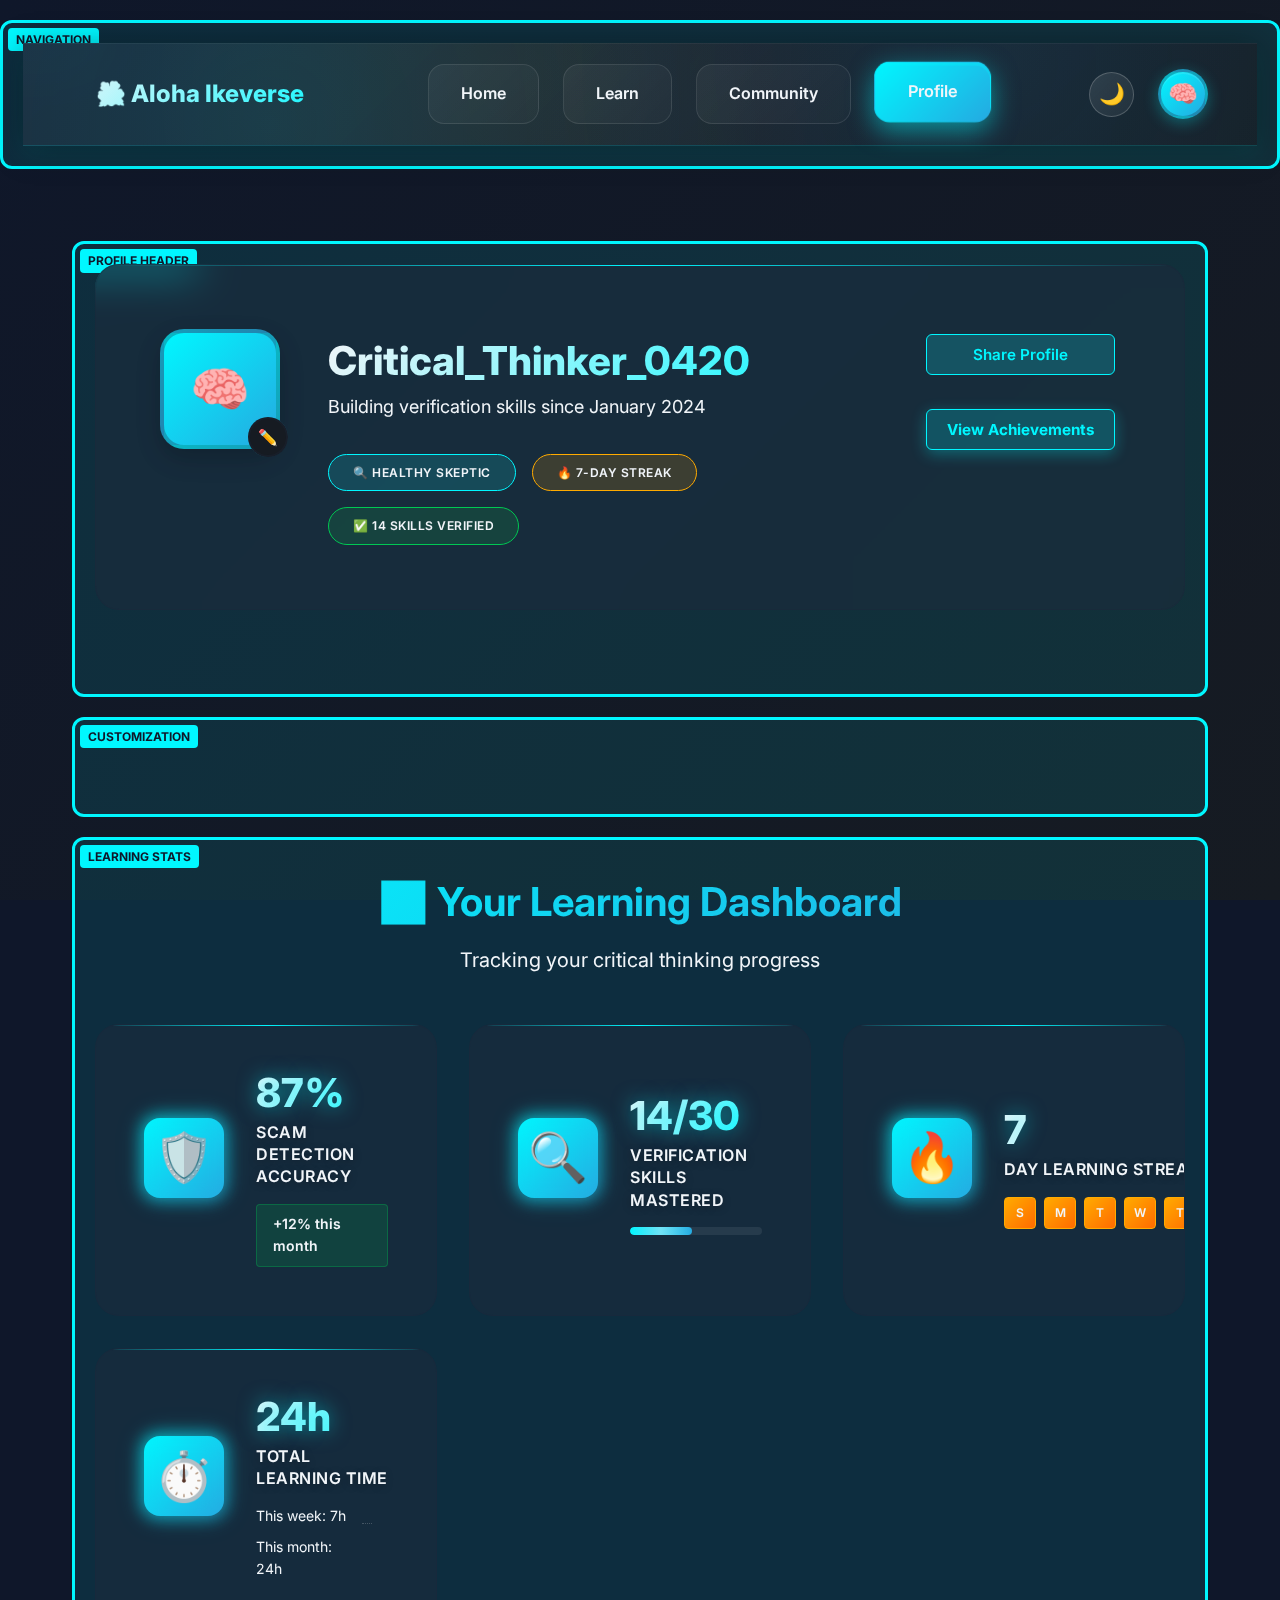
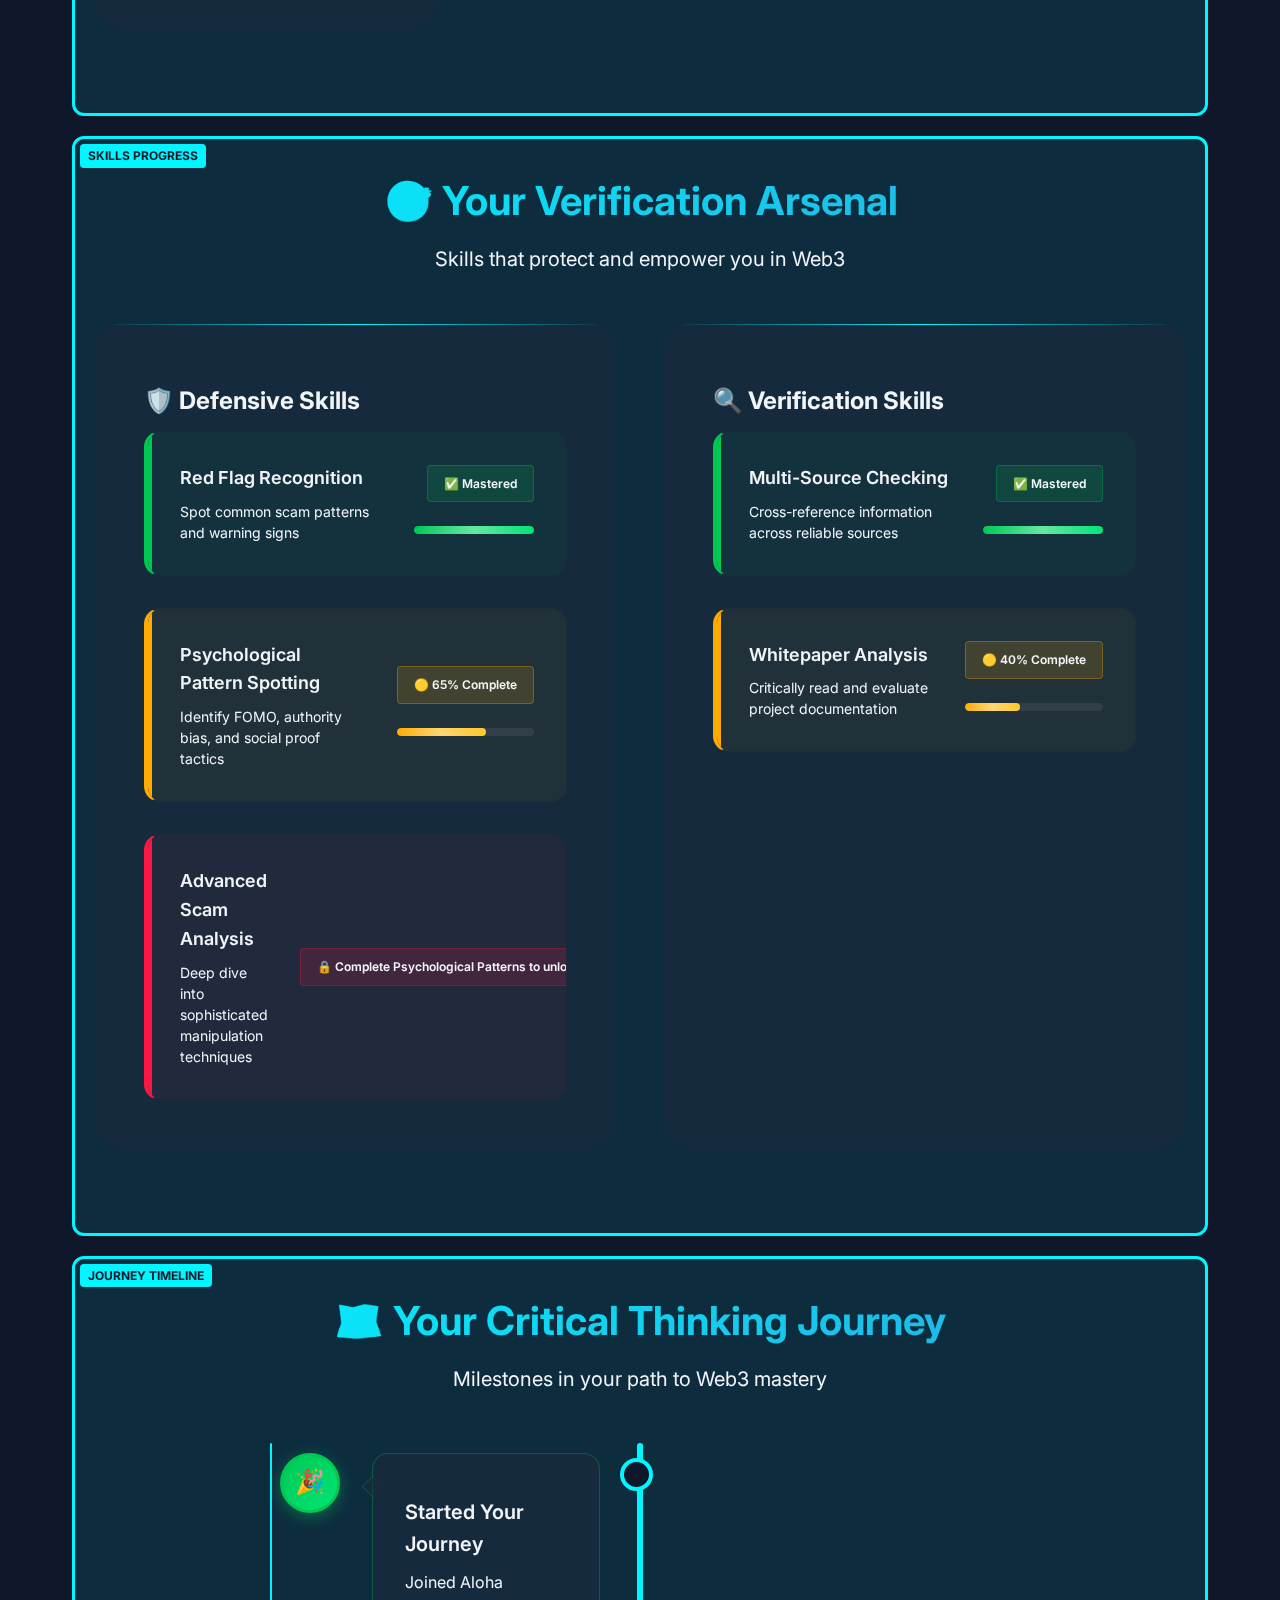
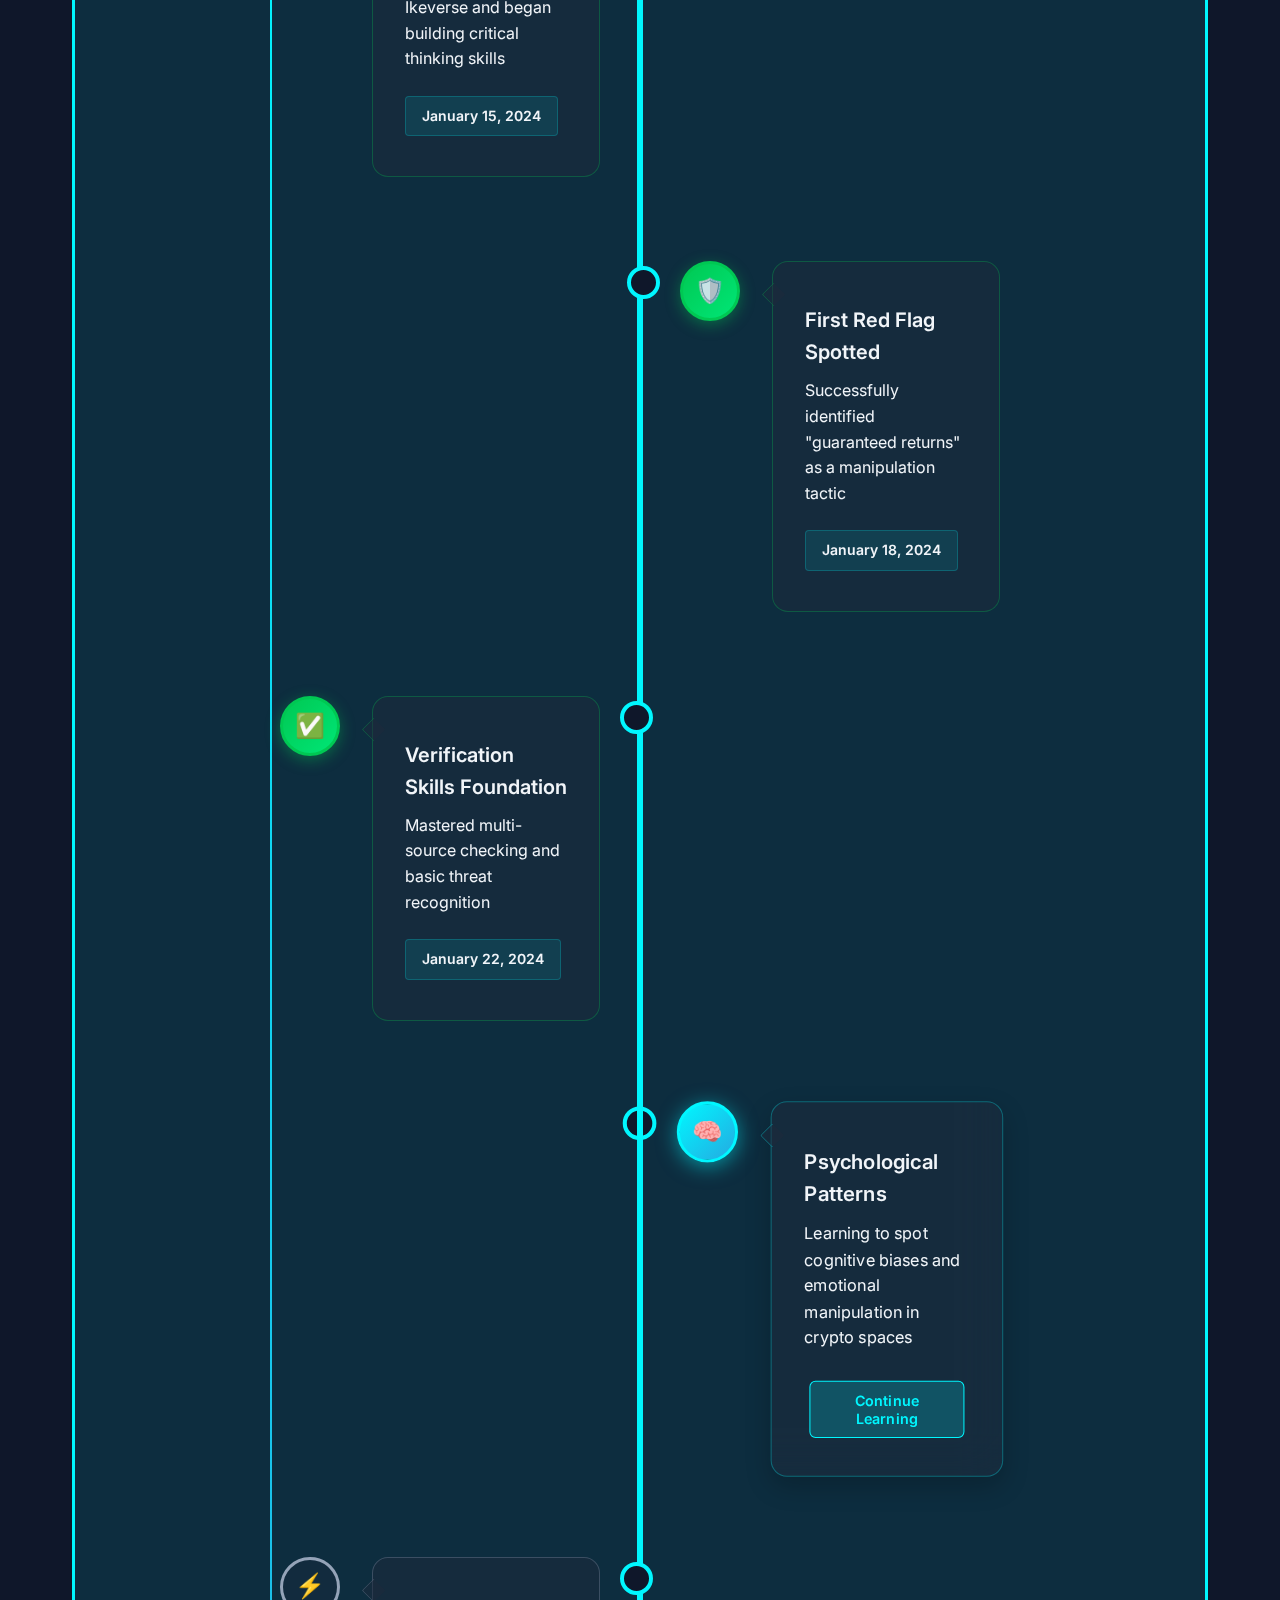
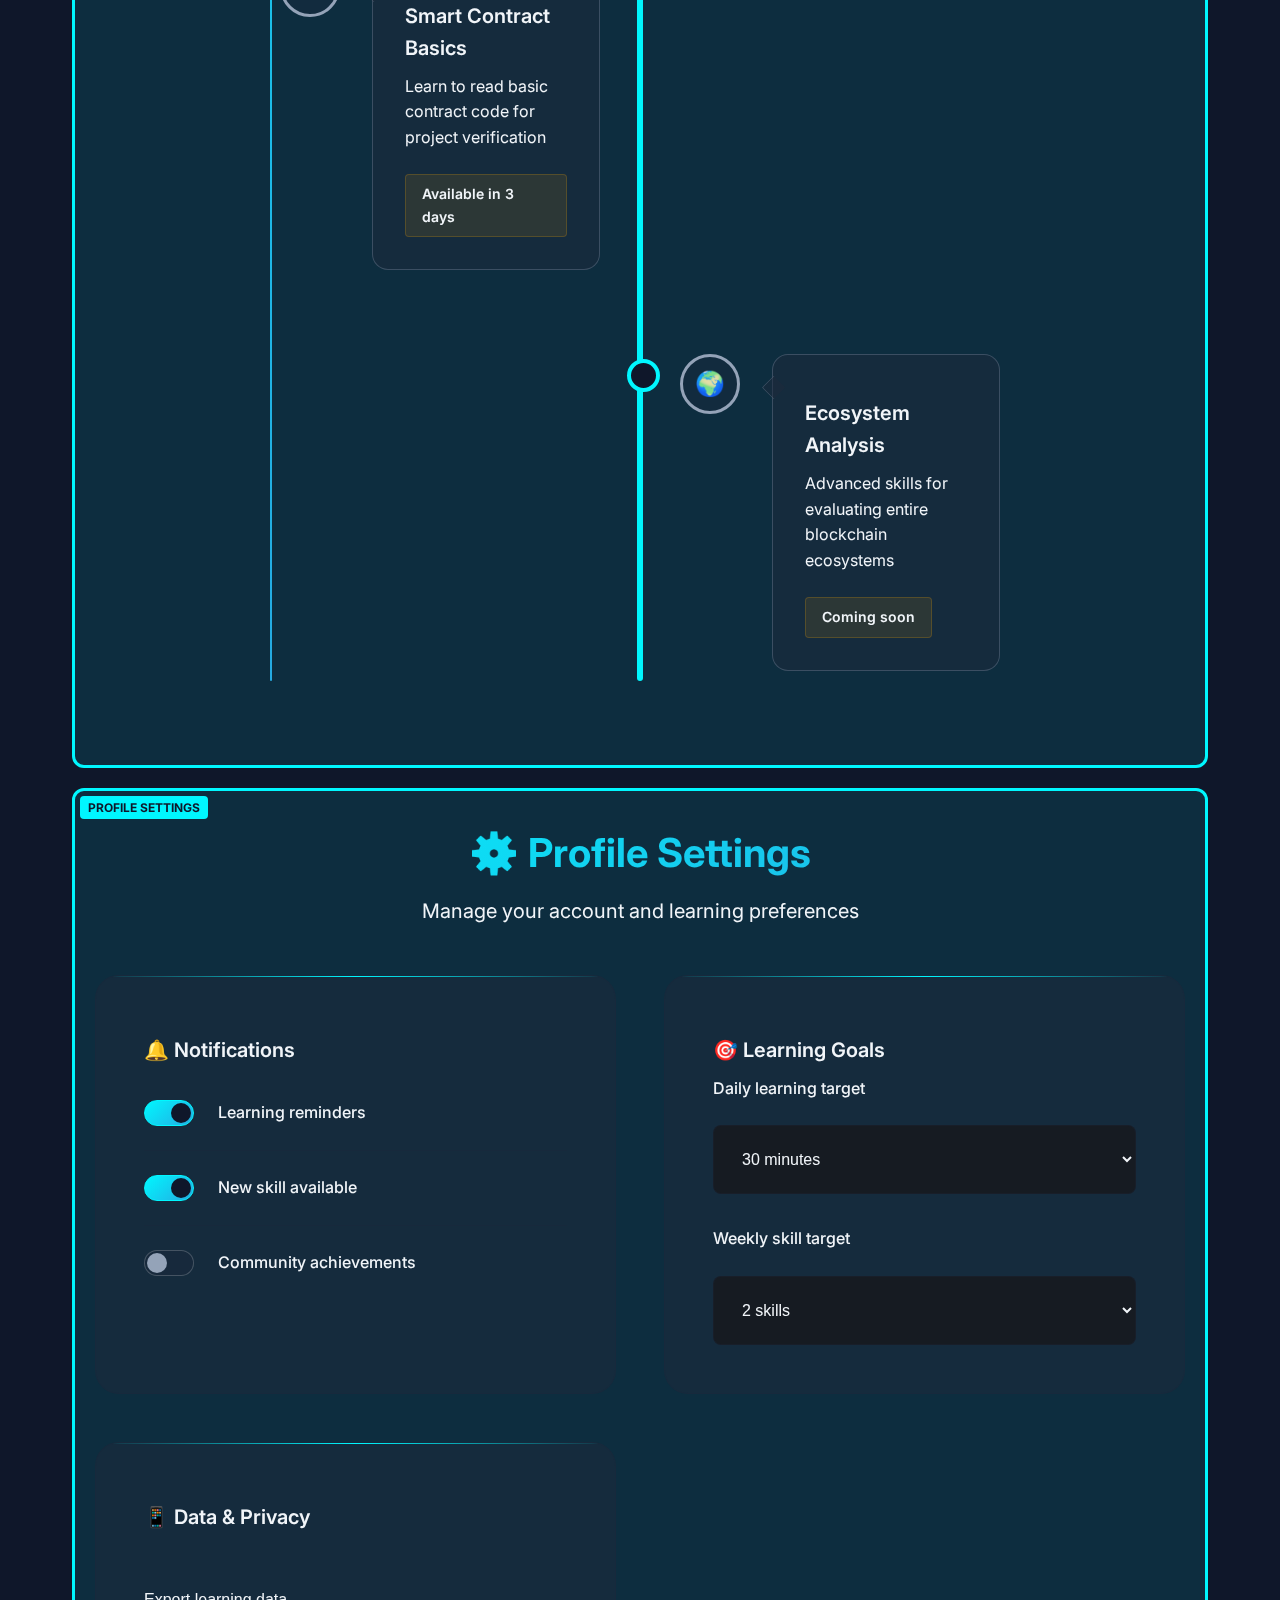
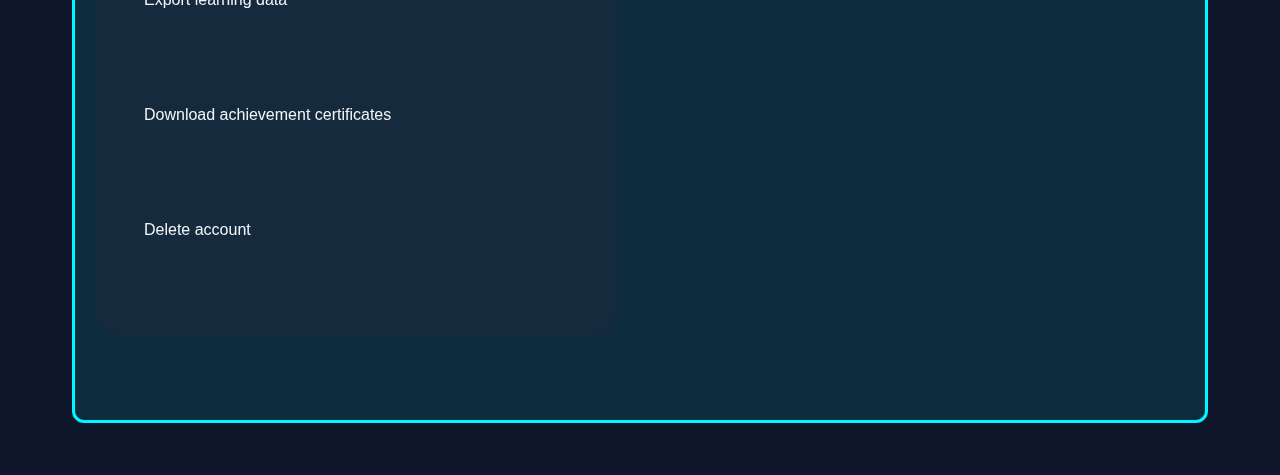
<file: pages/profile.html>
<!DOCTYPE html>
<html lang="en">
<head>
    <meta charset="UTF-8">
    <meta name="viewport" content="width=device-width, initial-scale=1.0">
    <title>Your Profile - Aloha Ikeverse</title>
    
    <!-- Base styles -->
    <link rel="stylesheet" href="../styles/main.css">
    
    <!-- Profile-specific styles -->
    <link rel="stylesheet" href="../styles/profile/profile-main.css">
    <link rel="stylesheet" href="../styles/profile/profile-navigation.css">
    <link rel="stylesheet" href="../styles/profile/profile-header.css">
    <link rel="stylesheet" href="../styles/profile/profile-customization.css">
    <link rel="stylesheet" href="../styles/profile/learning-stats.css">
    <link rel="stylesheet" href="../styles/profile/skills-progress.css">
    <link rel="stylesheet" href="../styles/profile/journey-timeline.css">
    <link rel="stylesheet" href="../styles/profile/profile-settings.css">
</head>
<body class="profile-page">
    <!-- Navigation -->
    <div id="navigation-container">
        <!-- Loaded via JavaScript -->
    </div>

    <main class="profile-container">
        <!-- Profile Header -->
        <div id="profile-header-container"></div>

        <!-- Customization Panel -->
        <div id="customization-container"></div>

        <!-- Learning Stats -->
        <div id="learning-stats-container"></div>

        <!-- Skills Progress -->
        <div id="skills-progress-container"></div>

        <!-- Journey Timeline -->
        <div id="journey-timeline-container"></div>

        <!-- Profile Settings -->
        <div id="profile-settings-container"></div>
    </main>

    <!-- JavaScript -->
    <script type="module" src="../scripts/profile/profile-page.js"></script>
    <script type="module" src="../scripts/profile/profile-customization.js"></script>
    <script type="module" src="../scripts/profile/profile-stats.js"></script>
    <script type="module" src="../scripts/profile/section-loader.js"></script>
</body>
</html>
</file>
<file: styles/main.css>
/* ========== ALOHA IKEVERSE - MAIN CSS ========== */
/* The Knowledge Universe with Aloha Spirit */

/* Import all CSS files in correct order */
@import url('base.css');
@import url('layout.css');
@import url('components/navigation.css');
@import url('components/buttons.css');
@import url('components/cards.css');
@import url('components/forms.css');
@import url('components/footer.css');
@import url('components/team.css');
@import url('components/contact.css');
@import url('theme.css');
@import url('modules.css');
@import url('blockchain-history.css');

/* Section Styles - All content sections we've created */
@import url('sections/hero.css');
@import url('sections/knowledge-path.css');
@import url('sections/learning-paths.css');
@import url('sections/verification-skills.css');
@import url('sections/introduction.css');
@import url('sections/features.css');
@import url('sections/technology.css');
@import url('sections/bitcoin.css');
@import url('sections/xrpl.css');
@import url('sections/ethereum.css');
@import url('sections/adoption.css');
@import url('sections/timeline.css');
@import url('sections/future.css');
@import url('sections/did-you-know.css');
@import url('sections/roadmap.css');

/* ========== ALOHA IKEVERSE BRAND ANIMATIONS ========== */
@keyframes aloha-pulse {
  0%, 100% { 
    transform: scale(1);
    opacity: 1;
  }
  50% { 
    transform: scale(1.05);
    opacity: 0.8;
  }
}

@keyframes ike-float {
  0%, 100% { 
    transform: translateY(0px);
  }
  50% { 
    transform: translateY(-10px);
  }
}

.aloha-brand {
  animation: aloha-pulse 4s ease-in-out infinite;
}

.ike-float {
  animation: ike-float 3s ease-in-out infinite;
}
</file>
<file: styles/profile/profile-main.css>
@import url('https://fonts.googleapis.com/css2?family=Inter:wght@300;400;600;700;800&display=swap');

/* ========== TEMPORARY CSS VARIABLES ========== */
:root {
  /* Aloha Ikeverse Color System */
  --ike-bg: #0f172a;
  --ike-surface: #161b22;
  --ike-text: #f1f5f9;
  --ike-muted: #94a3b8;
  --ike-accent: #00f7ff;
  --ike-success: #00c853;
  --ike-warning: #ffab00;
  --ike-error: #ff1744;
  --ike-card-bg: rgba(30, 41, 59, 0.5);
  --ike-glass: rgba(30, 41, 59, 0.3);
  
  /* Protocol-specific colors */
  --ike-bitcoin: #f7931a;
  --ike-xrpl: #25aae1;
  --ike-ethereum: #8a92b2;
  --ike-compassion: #ff6b6b;
  
  /* Spacing */
  --space-xs: 0.5rem;
  --space-sm: 1rem;
  --space-md: 1.5rem;
  --space-lg: 2rem;
  --space-xl: 3rem;
  --space-2xl: 4rem;
  
  /* Border Radius */
  --radius-sm: 4px;
  --radius-md: 8px;
  --radius-lg: 16px;
  --radius-xl: 24px;
  
  /* Transitions */
  --transition: all 0.3s ease;
  --transition-slow: all 0.5s ease;
  
  /* Shadows */
  --shadow-sm: 0 2px 8px rgba(0, 0, 0, 0.3);
  --shadow-md: 0 4px 20px rgba(0, 0, 0, 0.2);
  --shadow-lg: 0 10px 25px rgba(0, 0, 0, 0.2);
  --shadow-xl: 0 20px 40px rgba(0, 0, 0, 0.3);
}

/* ========== PROFILE MAIN LAYOUT & OVERRIDES ========== */
.profile-page {
  background: var(--ike-bg);
  min-height: 100vh;
  position: relative;
}

/* ========== PROFILE MAIN LAYOUT & OVERRIDES ========== */

.profile-page {
  background: var(--ike-bg);
  min-height: 100vh;
  position: relative;
}

.profile-page::before {
  content: '';
  position: fixed;
  top: 0;
  left: 0;
  width: 100%;
  height: 100%;
  background: linear-gradient(135deg, var(--ike-bg) 0%, var(--ike-surface) 100%);
  z-index: -2;
}

.profile-container {
  max-width: 1200px;
  margin: 0 auto;
  padding: var(--space-lg);
  position: relative;
  z-index: 1;
}

/* Profile-specific container overrides */
.profile-page .container {
  max-width: 100%;
  padding: 0;
}

/* Profile-specific section spacing */
.profile-page .section-spacing {
  margin: var(--space-2xl) 0;
  padding: var(--space-xl) 0;
}

.profile-page .section-header {
  text-align: center;
  margin-bottom: var(--space-xl);
}

.profile-page .section-header h2 {
  font-size: 2.5rem;
  font-weight: 700;
  background: linear-gradient(135deg, var(--ike-accent), var(--ike-xrpl));
  -webkit-background-clip: text;
  -webkit-text-fill-color: transparent;
  margin-bottom: var(--space-md);
}

.profile-page .section-header p {
  font-size: 1.25rem;
  color: var(--ike-muted);
  max-width: 600px;
  margin: 0 auto;
  line-height: 1.6;
}

/* Profile-specific card styles */
.profile-page .card {
  background: var(--ike-card-bg);
  backdrop-filter: blur(20px);
  border: 1px solid var(--ike-glass);
  border-radius: var(--radius-xl);
  padding: var(--space-xl);
  transition: var(--transition);
  height: 100%;
  position: relative;
  overflow: hidden;
}

.profile-page .card::before {
  content: '';
  position: absolute;
  top: 0;
  left: 0;
  right: 0;
  height: 1px;
  background: linear-gradient(90deg, transparent, var(--ike-accent), transparent);
}

.profile-page .card:hover {
  transform: translateY(-4px);
  box-shadow: var(--shadow-xl);
  border-color: rgba(0, 247, 255, 0.3);
}

/* Profile-specific grid overrides */
.profile-page .cols-2 {
  grid-template-columns: repeat(auto-fit, minmax(450px, 1fr));
  gap: var(--space-xl);
}

.profile-page .cols-3 {
  grid-template-columns: repeat(auto-fit, minmax(300px, 1fr));
  gap: var(--space-lg);
}

/* Profile-specific button overrides */
.profile-page .btn {
  border-radius: var(--radius-lg);
  font-weight: 600;
  transition: var(--transition);
  border: none;
  cursor: pointer;
  display: inline-flex;
  align-items: center;
  justify-content: center;
  gap: var(--space-sm);
}

.profile-page .btn-primary {
  background: linear-gradient(135deg, var(--ike-accent), var(--ike-xrpl));
  color: var(--ike-bg);
  padding: var(--space-md) var(--space-lg);
  font-weight: 700;
}

.profile-page .btn-primary:hover {
  transform: translateY(-2px);
  box-shadow: 0 8px 25px rgba(0, 247, 255, 0.4);
}

.profile-page .btn-ghost {
  background: transparent;
  color: var(--ike-text);
  border: 1px solid var(--ike-glass);
  padding: var(--space-md) var(--space-lg);
}

.profile-page .btn-ghost:hover {
  background: var(--ike-glass);
  border-color: var(--ike-accent);
  transform: translateY(-2px);
}

.profile-page .btn-large {
  padding: var(--space-lg) var(--space-xl);
  font-size: 1.125rem;
}

.profile-page .btn-small {
  padding: var(--space-sm) var(--space-md);
  font-size: 0.875rem;
}

/* Profile-specific progress bars */
.profile-page .progress-bar {
  height: 8px;
  background: rgba(255, 255, 255, 0.08);
  border-radius: var(--radius-lg);
  overflow: hidden;
  position: relative;
}

.profile-page .progress-fill {
  height: 100%;
  background: linear-gradient(90deg, var(--ike-accent), var(--ike-xrpl));
  border-radius: var(--radius-lg);
  transition: width 0.8s cubic-bezier(0.34, 1.56, 0.64, 1);
  position: relative;
}

.profile-page .progress-fill::after {
  content: '';
  position: absolute;
  top: 0;
  left: 0;
  right: 0;
  bottom: 0;
  background: linear-gradient(90deg, transparent, rgba(255, 255, 255, 0.4), transparent);
  animation: shimmer 2s infinite;
}

@keyframes shimmer {
  0% { transform: translateX(-100%); }
  100% { transform: translateX(100%); }
}

/* Profile-specific badges */
.profile-page .badge {
  display: inline-flex;
  align-items: center;
  gap: var(--space-xs);
  padding: var(--space-xs) var(--space-md);
  border-radius: 999px;
  font-size: 0.75rem;
  font-weight: 600;
  text-transform: uppercase;
  letter-spacing: 0.5px;
  background: var(--ike-glass);
  color: var(--ike-text);
  border: 1px solid rgba(255, 255, 255, 0.1);
  backdrop-filter: blur(10px);
}

.profile-page .badge.skeptic {
  background: rgba(0, 247, 255, 0.15);
  border-color: var(--ike-accent);
  color: var(--ike-accent);
}

.profile-page .badge.streak {
  background: rgba(255, 171, 0, 0.15);
  border-color: var(--ike-warning);
  color: var(--ike-warning);
}

.profile-page .badge.verifier {
  background: rgba(0, 200, 83, 0.15);
  border-color: var(--ike-success);
  color: var(--ike-success);
}

/* Responsive design for profile */
@media (max-width: 1024px) {
  .profile-page .cols-2 {
    grid-template-columns: repeat(auto-fit, minmax(400px, 1fr));
  }
  
  .profile-page .cols-3 {
    grid-template-columns: repeat(auto-fit, minmax(280px, 1fr));
  }
  
  .profile-page .section-header h2 {
    font-size: 2rem;
  }
}

@media (max-width: 768px) {
  .profile-container {
    padding: var(--space-md);
  }
  
  .profile-page .cols-2,
  .profile-page .cols-3 {
    grid-template-columns: 1fr;
    gap: var(--space-lg);
  }
  
  .profile-page .section-header h2 {
    font-size: 1.75rem;
  }
  
  .profile-page .section-header p {
    font-size: 1.125rem;
  }
  
  .profile-page .card {
    padding: var(--space-lg);
  }
}

@media (max-width: 480px) {
  .profile-container {
    padding: var(--space-sm);
  }
  
  .profile-page .section-spacing {
    margin: var(--space-xl) 0;
    padding: var(--space-lg) 0;
  }
}

/* ========== DEBUG STYLES - ADD TO BOTTOM OF FILE ========== */
#navigation-container,
#profile-header-container,
#customization-container,
#learning-stats-container,
#skills-progress-container,
#journey-timeline-container,
#profile-settings-container {
  border: 3px solid #00f7ff !important;
  background: rgba(0, 247, 255, 0.1) !important;
  min-height: 100px;
  margin: 20px 0;
  padding: 20px;
  border-radius: 12px;
  position: relative;
}

/* Add labels to each section */
#navigation-container::before {
  content: "NAVIGATION";
  position: absolute;
  top: 5px;
  left: 5px;
  background: #00f7ff;
  color: #0f172a;
  padding: 2px 8px;
  border-radius: 4px;
  font-size: 12px;
  font-weight: bold;
}

#profile-header-container::before {
  content: "PROFILE HEADER";
  position: absolute;
  top: 5px;
  left: 5px;
  background: #00f7ff;
  color: #0f172a;
  padding: 2px 8px;
  border-radius: 4px;
  font-size: 12px;
  font-weight: bold;
}

#customization-container::before {
  content: "CUSTOMIZATION";
  position: absolute;
  top: 5px;
  left: 5px;
  background: #00f7ff;
  color: #0f172a;
  padding: 2px 8px;
  border-radius: 4px;
  font-size: 12px;
  font-weight: bold;
}

#learning-stats-container::before {
  content: "LEARNING STATS";
  position: absolute;
  top: 5px;
  left: 5px;
  background: #00f7ff;
  color: #0f172a;
  padding: 2px 8px;
  border-radius: 4px;
  font-size: 12px;
  font-weight: bold;
}

#skills-progress-container::before {
  content: "SKILLS PROGRESS";
  position: absolute;
  top: 5px;
  left: 5px;
  background: #00f7ff;
  color: #0f172a;
  padding: 2px 8px;
  border-radius: 4px;
  font-size: 12px;
  font-weight: bold;
}

#journey-timeline-container::before {
  content: "JOURNEY TIMELINE";
  position: absolute;
  top: 5px;
  left: 5px;
  background: #00f7ff;
  color: #0f172a;
  padding: 2px 8px;
  border-radius: 4px;
  font-size: 12px;
  font-weight: bold;
}

#profile-settings-container::before {
  content: "PROFILE SETTINGS";
  position: absolute;
  top: 5px;
  left: 5px;
  background: #00f7ff;
  color: #0f172a;
  padding: 2px 8px;
  border-radius: 4px;
  font-size: 12px;
  font-weight: bold;
}

/* Make sure text is visible */
.profile-page {
  color: #f1f5f9 !important;
  font-family: 'Inter', sans-serif !important;
}

.profile-page * {
  color: inherit !important;
  visibility: visible !important;
  opacity: 1 !important;
}

/* Basic text styles for visibility */
h1, h2, h3, h4, h5, h6 {
  color: #f1f5f9 !important;
  margin: 10px 0 !important;
}

p, span, div {
  color: #94a3b8 !important;
}

/* Make buttons visible */
.btn {
  display: inline-block !important;
  padding: 10px 20px !important;
  margin: 5px !important;
  border: 1px solid #00f7ff !important;
  background: rgba(0, 247, 255, 0.2) !important;
  color: #00f7ff !important;
  border-radius: 6px !important;
  text-decoration: none !important;
  cursor: pointer !important;
}
</file>
<file: styles/profile/profile-navigation.css>
/* ========== ENHANCED 3D PROFILE NAVIGATION ========== */

.profile-page .main-nav {
    background: linear-gradient(135deg, 
        rgba(30, 41, 59, 0.95) 0%, 
        rgba(22, 27, 34, 0.98) 100%);
    backdrop-filter: blur(30px) saturate(180%);
    border-bottom: 1px solid rgba(0, 247, 255, 0.2);
    padding: var(--space-sm) 0;
    position: sticky;
    top: 0;
    z-index: 1000;
    box-shadow: 
        0 4px 30px rgba(0, 0, 0, 0.4),
        0 1px 0 rgba(255, 255, 255, 0.05) inset,
        0 10px 20px rgba(0, 247, 255, 0.1);
    transform: translateZ(0);
}

.profile-page .nav-container {
    max-width: 1200px;
    margin: 0 auto;
    padding: 0 var(--space-lg);
    display: flex;
    justify-content: space-between;
    align-items: center;
}

/* Enhanced Brand Logo */
.profile-page .nav-brand .logo {
    font-size: 1.5rem;
    font-weight: 800;
    background: linear-gradient(135deg, var(--ike-text), var(--ike-accent));
    -webkit-background-clip: text;
    -webkit-text-fill-color: transparent;
    text-decoration: none;
    display: flex;
    align-items: center;
    gap: var(--space-sm);
    padding: var(--space-sm) var(--space-md);
    border-radius: var(--radius-lg);
    transition: all 0.4s cubic-bezier(0.25, 0.46, 0.45, 0.94);
    position: relative;
    overflow: hidden;
}

.profile-page .nav-brand .logo::before {
    content: '';
    position: absolute;
    top: 0;
    left: -100%;
    width: 100%;
    height: 100%;
    background: linear-gradient(90deg, transparent, rgba(0, 247, 255, 0.2), transparent);
    transition: left 0.6s ease;
}

.profile-page .nav-brand .logo:hover::before {
    left: 100%;
}

.profile-page .nav-brand .logo:hover {
    transform: translateY(-2px) scale(1.05);
    box-shadow: 
        0 8px 25px rgba(0, 247, 255, 0.3),
        0 2px 0 rgba(0, 247, 255, 0.2) inset;
}

/* 3D Navigation Links */
.profile-page .nav-links {
    display: flex;
    gap: var(--space-md);
    align-items: center;
    perspective: 1000px;
}

.profile-page .nav-links a {
    color: var(--ike-muted);
    text-decoration: none;
    font-weight: 600;
    transition: all 0.4s cubic-bezier(0.25, 0.46, 0.45, 0.94);
    padding: var(--space-sm) var(--space-lg);
    border-radius: var(--radius-lg);
    position: relative;
    background: linear-gradient(135deg, 
        rgba(255, 255, 255, 0.05) 0%, 
        rgba(255, 255, 255, 0.02) 100%);
    border: 1px solid rgba(255, 255, 255, 0.1);
    transform-style: preserve-3d;
    transform: translateZ(0);
}

.profile-page .nav-links a::before {
    content: '';
    position: absolute;
    top: 0;
    left: 0;
    right: 0;
    bottom: 0;
    background: linear-gradient(135deg, var(--ike-accent), var(--ike-xrpl));
    border-radius: var(--radius-lg);
    opacity: 0;
    transform: scale(0.8);
    transition: all 0.4s cubic-bezier(0.25, 0.46, 0.45, 0.94);
    z-index: -1;
}

.profile-page .nav-links a:hover {
    color: var(--ike-bg);
    transform: translateY(-3px) rotateX(10deg) scale(1.05);
    box-shadow: 
        0 10px 30px rgba(0, 247, 255, 0.4),
        0 5px 15px rgba(0, 0, 0, 0.3);
    border-color: transparent;
}

.profile-page .nav-links a:hover::before {
    opacity: 1;
    transform: scale(1);
}

.profile-page .nav-links a.nav-active {
    color: var(--ike-bg);
    background: linear-gradient(135deg, var(--ike-accent), var(--ike-xrpl));
    border-color: transparent;
    transform: translateY(-2px) scale(1.02);
    box-shadow: 
        0 8px 25px rgba(0, 247, 255, 0.5),
        0 3px 0 rgba(0, 247, 255, 0.3) inset;
    animation: pulse-glow 2s infinite;
}

@keyframes pulse-glow {
    0%, 100% { 
        box-shadow: 
            0 8px 25px rgba(0, 247, 255, 0.5),
            0 3px 0 rgba(0, 247, 255, 0.3) inset;
    }
    50% { 
        box-shadow: 
            0 8px 35px rgba(0, 247, 255, 0.8),
            0 3px 0 rgba(0, 247, 255, 0.5) inset;
    }
}

/* Enhanced Nav Actions */
.profile-page .nav-actions {
    display: flex;
    gap: var(--space-md);
    align-items: center;
}

/* Profile Image Button */
.profile-page .profile-nav-btn {
    width: 50px;
    height: 50px;
    border-radius: 50%;
    background: linear-gradient(135deg, var(--ike-accent), var(--ike-xrpl));
    border: 3px solid var(--ike-glass);
    cursor: pointer;
    transition: all 0.4s cubic-bezier(0.25, 0.46, 0.45, 0.94);
    display: flex;
    align-items: center;
    justify-content: center;
    font-size: 1.5rem;
    position: relative;
    overflow: hidden;
    box-shadow: 
        0 4px 15px rgba(0, 247, 255, 0.3),
        0 2px 0 rgba(255, 255, 255, 0.1) inset;
    transform-style: preserve-3d;
}

.profile-page .profile-nav-btn::before {
    content: '';
    position: absolute;
    top: -2px;
    left: -2px;
    right: -2px;
    bottom: -2px;
    background: linear-gradient(135deg, var(--ike-accent), var(--ike-xrpl), var(--ike-accent));
    border-radius: 50%;
    z-index: -1;
    opacity: 0;
    transition: opacity 0.4s ease;
}

.profile-page .profile-nav-btn:hover {
    transform: translateY(-3px) scale(1.1) rotate(5deg);
    box-shadow: 
        0 8px 30px rgba(0, 247, 255, 0.6),
        0 3px 0 rgba(255, 255, 255, 0.2) inset,
        0 0 20px rgba(0, 247, 255, 0.4);
    border-color: rgba(255, 255, 255, 0.3);
}

.profile-page .profile-nav-btn:hover::before {
    opacity: 1;
    animation: rotate-gradient 3s linear infinite;
}

@keyframes rotate-gradient {
    0% { transform: rotate(0deg); }
    100% { transform: rotate(360deg); }
}

.profile-page .profile-nav-btn.active {
    transform: scale(1.1);
    box-shadow: 
        0 0 0 3px rgba(0, 247, 255, 0.5),
        0 0 20px rgba(0, 247, 255, 0.8),
        inset 0 2px 0 rgba(255, 255, 255, 0.3);
    animation: profile-pulse 2s infinite;
}

@keyframes profile-pulse {
    0%, 100% { 
        box-shadow: 
            0 0 0 3px rgba(0, 247, 255, 0.5),
            0 0 20px rgba(0, 247, 255, 0.8),
            inset 0 2px 0 rgba(255, 255, 255, 0.3);
    }
    50% { 
        box-shadow: 
            0 0 0 4px rgba(0, 247, 255, 0.8),
            0 0 30px rgba(0, 247, 255, 1),
            inset 0 2px 0 rgba(255, 255, 255, 0.5);
    }
}

/* Enhanced Theme Toggle */
.profile-page .theme-toggle {
    background: linear-gradient(135deg, 
        rgba(255, 255, 255, 0.1) 0%, 
        rgba(255, 255, 255, 0.05) 100%);
    border: 1px solid rgba(255, 255, 255, 0.2);
    color: var(--ike-text);
    width: 45px;
    height: 45px;
    border-radius: 50%;
    display: flex;
    align-items: center;
    justify-content: center;
    cursor: pointer;
    transition: all 0.4s cubic-bezier(0.25, 0.46, 0.45, 0.94);
    font-size: 1.3rem;
    position: relative;
    overflow: hidden;
    transform-style: preserve-3d;
}

.profile-page .theme-toggle::before {
    content: '';
    position: absolute;
    top: 0;
    left: 0;
    right: 0;
    bottom: 0;
    background: linear-gradient(135deg, var(--ike-accent), var(--ike-xrpl));
    border-radius: 50%;
    opacity: 0;
    transform: scale(0.8);
    transition: all 0.4s ease;
}

.profile-page .theme-toggle:hover {
    transform: translateY(-3px) scale(1.1) rotate(12deg);
    color: var(--ike-bg);
    border-color: transparent;
    box-shadow: 
        0 8px 25px rgba(0, 247, 255, 0.4),
        0 3px 0 rgba(255, 255, 255, 0.1) inset;
}

.profile-page .theme-toggle:hover::before {
    opacity: 1;
    transform: scale(1);
}

/* Mobile Navigation Enhancements */
@media (max-width: 768px) {
    .profile-page .menu-toggle {
        display: block;
        background: linear-gradient(135deg, 
            rgba(255, 255, 255, 0.1) 0%, 
            rgba(255, 255, 255, 0.05) 100%);
        border: 1px solid rgba(255, 255, 255, 0.2);
        width: 45px;
        height: 45px;
        border-radius: var(--radius-lg);
        transition: all 0.3s ease;
    }

    .profile-page .menu-toggle:hover {
        background: linear-gradient(135deg, var(--ike-accent), var(--ike-xrpl));
        color: var(--ike-bg);
        transform: scale(1.1);
    }

    .profile-page .nav-links {
        position: fixed;
        top: 80px;
        left: 5%;
        right: 5%;
        background: linear-gradient(135deg, 
            rgba(30, 41, 59, 0.98) 0%, 
            rgba(22, 27, 34, 0.95) 100%);
        backdrop-filter: blur(40px);
        border: 1px solid rgba(0, 247, 255, 0.3);
        border-radius: var(--radius-xl);
        flex-direction: column;
        padding: var(--space-xl);
        gap: var(--space-md);
        transform: translateY(-20px) scale(0.95);
        opacity: 0;
        visibility: hidden;
        transition: all 0.4s cubic-bezier(0.25, 0.46, 0.45, 0.94);
        box-shadow: 
            0 20px 60px rgba(0, 0, 0, 0.5),
            0 0 0 1px rgba(0, 247, 255, 0.1) inset;
    }

    .profile-page .nav-links.active {
        transform: translateY(0) scale(1);
        opacity: 1;
        visibility: visible;
    }

    .profile-page .nav-links a {
        width: 100%;
        text-align: center;
        padding: var(--space-lg);
        font-size: 1.1rem;
    }
}

/* Floating Particles Effect */
.profile-page .main-nav::after {
    content: '';
    position: absolute;
    top: 0;
    left: 0;
    right: 0;
    bottom: 0;
    background: 
        radial-gradient(circle at 20% 80%, rgba(0, 247, 255, 0.1) 0%, transparent 50%),
        radial-gradient(circle at 80% 20%, rgba(37, 170, 225, 0.1) 0%, transparent 50%),
        radial-gradient(circle at 40% 40%, rgba(255, 171, 0, 0.05) 0%, transparent 50%);
    pointer-events: none;
    z-index: -1;
    animation: float-particles 8s ease-in-out infinite;
}

@keyframes float-particles {
    0%, 100% { 
        opacity: 0.5;
        transform: translateY(0px);
    }
    50% { 
        opacity: 0.8;
        transform: translateY(-10px);
    }
}
</file>
<file: styles/profile/profile-header.css>
/* ========== PROFILE HEADER STYLES ========== */

.profile-header-section {
  margin-bottom: var(--space-2xl);
}

.profile-header {
  background: var(--ike-card-bg);
  backdrop-filter: blur(20px);
  border: 1px solid var(--ike-glass);
  border-radius: var(--radius-xl);
  padding: var(--space-2xl);
  display: flex;
  justify-content: space-between;
  align-items: flex-start;
  gap: var(--space-xl);
  position: relative;
  overflow: hidden;
}

.profile-header::before {
  content: '';
  position: absolute;
  top: 0;
  left: 0;
  right: 0;
  height: 1px;
  background: linear-gradient(90deg, transparent, var(--ike-accent), transparent);
}

.profile-identity {
  display: flex;
  align-items: flex-start;
  gap: var(--space-xl);
  flex: 1;
}

.avatar-container {
  position: relative;
  flex-shrink: 0;
}

.avatar {
  width: 120px;
  height: 120px;
  border-radius: var(--radius-xl);
  background: linear-gradient(135deg, var(--ike-accent), var(--ike-xrpl));
  display: flex;
  align-items: center;
  justify-content: center;
  font-size: 3rem;
  border: 4px solid var(--ike-glass);
  box-shadow: var(--shadow-lg);
  transition: var(--transition);
}

.avatar:hover {
  transform: scale(1.05);
  box-shadow: var(--shadow-xl);
}

.avatar-edit-btn {
  position: absolute;
  bottom: -8px;
  right: -8px;
  width: 40px;
  height: 40px;
  border-radius: 50%;
  background: var(--ike-surface);
  border: 2px solid var(--ike-glass);
  color: var(--ike-text);
  cursor: pointer;
  display: flex;
  align-items: center;
  justify-content: center;
  font-size: 1rem;
  transition: var(--transition);
  backdrop-filter: blur(10px);
}

.avatar-edit-btn:hover {
  background: var(--ike-accent);
  color: var(--ike-bg);
  transform: scale(1.1);
}

.profile-info {
  flex: 1;
}

.username {
  font-size: 2.5rem;
  font-weight: 800;
  background: linear-gradient(135deg, var(--ike-text), var(--ike-accent));
  -webkit-background-clip: text;
  -webkit-text-fill-color: transparent;
  margin-bottom: var(--space-xs);
  line-height: 1.1;
}

.member-since {
  color: var(--ike-muted);
  font-size: 1.125rem;
  margin-bottom: var(--space-lg);
}

.profile-badges {
  display: flex;
  flex-wrap: wrap;
  gap: var(--space-sm);
  margin-top: var(--space-md);
}

.profile-actions {
  display: flex;
  flex-direction: column;
  gap: var(--space-md);
  flex-shrink: 0;
}

/* Responsive profile header */
@media (max-width: 1024px) {
  .profile-header {
    flex-direction: column;
    align-items: stretch;
    gap: var(--space-lg);
  }
  
  .profile-actions {
    flex-direction: row;
    justify-content: flex-end;
  }
}

@media (max-width: 768px) {
  .profile-header {
    padding: var(--space-xl);
  }
  
  .profile-identity {
    flex-direction: column;
    align-items: center;
    text-align: center;
    gap: var(--space-lg);
  }
  
  .avatar {
    width: 100px;
    height: 100px;
    font-size: 2.5rem;
  }
  
  .username {
    font-size: 2rem;
  }
  
  .profile-actions {
    flex-direction: column;
  }
  
  .profile-badges {
    justify-content: center;
  }
}

@media (max-width: 480px) {
  .profile-header {
    padding: var(--space-lg);
  }
  
  .avatar {
    width: 80px;
    height: 80px;
    font-size: 2rem;
  }
  
  .username {
    font-size: 1.75rem;
  }
  
  .member-since {
    font-size: 1rem;
  }
}
</file>
<file: styles/profile/profile-customization.css>
/* ========== PROFILE CUSTOMIZATION STYLES ========== */

.customization-section {
  background: var(--ike-card-bg);
  backdrop-filter: blur(20px);
  border: 1px solid var(--ike-glass);
  border-radius: var(--radius-xl);
  padding: var(--space-2xl);
  margin-bottom: var(--space-2xl);
  position: relative;
  overflow: hidden;
}

.customization-section::before {
  content: '';
  position: absolute;
  top: 0;
  left: 0;
  right: 0;
  height: 1px;
  background: linear-gradient(90deg, transparent, var(--ike-accent), transparent);
}

.customization-header {
  text-align: center;
  margin-bottom: var(--space-2xl);
}

.customization-header h2 {
  font-size: 2.25rem;
  font-weight: 700;
  background: linear-gradient(135deg, var(--ike-accent), var(--ike-xrpl));
  -webkit-background-clip: text;
  -webkit-text-fill-color: transparent;
  margin-bottom: var(--space-md);
}

.customization-header p {
  color: var(--ike-muted);
  font-size: 1.125rem;
  max-width: 500px;
  margin: 0 auto;
}

.customization-grid {
  display: grid;
  grid-template-columns: repeat(auto-fit, minmax(350px, 1fr));
  gap: var(--space-xl);
  margin-bottom: var(--space-2xl);
}

.customization-card {
  background: rgba(30, 41, 59, 0.5);
  border: 1px solid var(--ike-glass);
  border-radius: var(--radius-lg);
  padding: var(--space-xl);
  transition: var(--transition);
}

.customization-card:hover {
  border-color: var(--ike-accent);
  transform: translateY(-2px);
}

.customization-card h3 {
  font-size: 1.25rem;
  font-weight: 600;
  margin-bottom: var(--space-lg);
  color: var(--ike-text);
  display: flex;
  align-items: center;
  gap: var(--space-sm);
}

/* Avatar Options */
.avatar-options {
  display: grid;
  grid-template-columns: repeat(auto-fit, minmax(80px, 1fr));
  gap: var(--space-md);
}

.avatar-option {
  display: flex;
  flex-direction: column;
  align-items: center;
  gap: var(--space-sm);
  padding: var(--space-md);
  border: 2px solid transparent;
  border-radius: var(--radius-lg);
  background: var(--ike-glass);
  cursor: pointer;
  transition: var(--transition);
  text-align: center;
}

.avatar-option:hover {
  border-color: var(--ike-accent);
  transform: scale(1.05);
}

.avatar-option.selected {
  border-color: var(--ike-accent);
  background: rgba(0, 247, 255, 0.1);
  transform: scale(1.05);
}

.avatar-preview {
  width: 50px;
  height: 50px;
  border-radius: var(--radius-md);
  background: linear-gradient(135deg, var(--ike-accent), var(--ike-xrpl));
  display: flex;
  align-items: center;
  justify-content: center;
  font-size: 1.5rem;
}

.avatar-option span {
  font-size: 0.875rem;
  color: var(--ike-text);
  font-weight: 500;
}

/* Color Options */
.color-options {
  display: grid;
  grid-template-columns: repeat(auto-fit, minmax(120px, 1fr));
  gap: var(--space-md);
}

.color-option {
  display: flex;
  flex-direction: column;
  align-items: center;
  gap: var(--space-sm);
  padding: var(--space-md);
  border: 2px solid transparent;
  border-radius: var(--radius-lg);
  background: var(--ike-glass);
  cursor: pointer;
  transition: var(--transition);
  text-align: center;
}

.color-option:hover {
  border-color: var(--ike-accent);
  transform: scale(1.05);
}

.color-option.selected {
  border-color: var(--ike-accent);
  background: rgba(0, 247, 255, 0.1);
  transform: scale(1.05);
}

.color-preview {
  width: 60px;
  height: 60px;
  border-radius: var(--radius-md);
  border: 2px solid rgba(255, 255, 255, 0.2);
}

.color-option span {
  font-size: 0.875rem;
  color: var(--ike-text);
  font-weight: 500;
}

/* Username Customization */
.username-customization {
  display: flex;
  flex-direction: column;
  gap: var(--space-md);
}

.username-field {
  background: var(--ike-surface);
  border: 1px solid var(--ike-glass);
  border-radius: var(--radius-md);
  padding: var(--space-md);
  color: var(--ike-text);
  font-size: 1rem;
  transition: var(--transition);
}

.username-field:focus {
  outline: none;
  border-color: var(--ike-accent);
  box-shadow: 0 0 0 2px rgba(0, 247, 255, 0.2);
}

.helper-text {
  color: var(--ike-muted);
  font-size: 0.875rem;
  margin: 0;
}

.username-suggestions {
  display: flex;
  flex-wrap: wrap;
  gap: var(--space-sm);
}

.suggestion-tag {
  background: var(--ike-glass);
  border: 1px solid var(--ike-glass);
  border-radius: var(--radius-sm);
  padding: var(--space-xs) var(--space-sm);
  font-size: 0.875rem;
  color: var(--ike-muted);
  cursor: pointer;
  transition: var(--transition);
}

.suggestion-tag:hover {
  background: var(--ike-accent);
  color: var(--ike-bg);
  transform: translateY(-1px);
}

/* Bio Section */
.bio-field {
  background: var(--ike-surface);
  border: 1px solid var(--ike-glass);
  border-radius: var(--radius-md);
  padding: var(--space-md);
  color: var(--ike-text);
  font-size: 1rem;
  resize: vertical;
  min-height: 100px;
  transition: var(--transition);
  font-family: inherit;
}

.bio-field:focus {
  outline: none;
  border-color: var(--ike-accent);
  box-shadow: 0 0 0 2px rgba(0, 247, 255, 0.2);
}

.bio-counter {
  text-align: right;
  color: var(--ike-muted);
  font-size: 0.875rem;
  margin-top: var(--space-xs);
}

/* Customization Actions */
.customization-actions {
  display: flex;
  justify-content: flex-end;
  gap: var(--space-md);
  padding-top: var(--space-xl);
  border-top: 1px solid var(--ike-glass);
}

/* Responsive customization */
@media (max-width: 768px) {
  .customization-section {
    padding: var(--space-xl);
  }
  
  .customization-grid {
    grid-template-columns: 1fr;
    gap: var(--space-lg);
  }
  
  .avatar-options {
    grid-template-columns: repeat(auto-fit, minmax(70px, 1fr));
  }
  
  .color-options {
    grid-template-columns: repeat(auto-fit, minmax(100px, 1fr));
  }
  
  .customization-actions {
    flex-direction: column;
  }
}

@media (max-width: 480px) {
  .customization-section {
    padding: var(--space-lg);
  }
  
  .customization-header h2 {
    font-size: 1.75rem;
  }
  
  .avatar-options {
    grid-template-columns: repeat(3, 1fr);
  }
  
  .color-options {
    grid-template-columns: repeat(2, 1fr);
  }
}
</file>
<file: styles/profile/learning-stats.css>
/* ========== LEARNING STATS STYLES ========== */

.learning-stats-section {
  margin-bottom: var(--space-2xl);
}

.stats-grid {
  display: grid;
  grid-template-columns: repeat(auto-fit, minmax(280px, 1fr));
  gap: var(--space-lg);
}

.stat-card {
  background: var(--ike-card-bg);
  backdrop-filter: blur(20px);
  border: 1px solid var(--ike-glass);
  border-radius: var(--radius-xl);
  padding: var(--space-xl);
  display: flex;
  align-items: center;
  gap: var(--space-lg);
  transition: var(--transition);
  position: relative;
  overflow: hidden;
}

.stat-card::before {
  content: '';
  position: absolute;
  top: 0;
  left: 0;
  right: 0;
  height: 1px;
  background: linear-gradient(90deg, transparent, var(--ike-accent), transparent);
}

.stat-card:hover {
  transform: translateY(-4px);
  border-color: rgba(0, 247, 255, 0.3);
  box-shadow: var(--shadow-xl);
}

.stat-icon {
  font-size: 3rem;
  flex-shrink: 0;
  width: 80px;
  height: 80px;
  border-radius: var(--radius-lg);
  background: linear-gradient(135deg, var(--ike-accent), var(--ike-xrpl));
  display: flex;
  align-items: center;
  justify-content: center;
  position: relative;
}

.stat-icon::after {
  content: '';
  position: absolute;
  top: -2px;
  left: -2px;
  right: -2px;
  bottom: -2px;
  background: linear-gradient(135deg, var(--ike-accent), var(--ike-xrpl));
  border-radius: inherit;
  z-index: -1;
  opacity: 0.6;
  filter: blur(8px);
}

.stat-content {
  flex: 1;
}

.stat-value {
  font-size: 2.5rem;
  font-weight: 800;
  background: linear-gradient(135deg, var(--ike-text), var(--ike-accent));
  -webkit-background-clip: text;
  -webkit-text-fill-color: transparent;
  line-height: 1;
  margin-bottom: var(--space-xs);
}

.stat-label {
  color: var(--ike-muted);
  font-size: 1rem;
  font-weight: 600;
  margin-bottom: var(--space-sm);
  text-transform: uppercase;
  letter-spacing: 0.5px;
}

.stat-trend {
  font-size: 0.875rem;
  font-weight: 600;
  padding: var(--space-xs) var(--space-sm);
  border-radius: var(--radius-sm);
  display: inline-block;
}

.stat-trend.positive {
  background: rgba(0, 200, 83, 0.15);
  color: var(--ike-success);
  border: 1px solid rgba(0, 200, 83, 0.3);
}

.stat-trend.negative {
  background: rgba(255, 23, 68, 0.15);
  color: var(--ike-error);
  border: 1px solid rgba(255, 23, 68, 0.3);
}

.stat-progress {
  margin-top: var(--space-sm);
}

.streak-days {
  display: flex;
  gap: var(--space-xs);
  margin-top: var(--space-sm);
}

.day {
  width: 32px;
  height: 32px;
  border-radius: var(--radius-sm);
  display: flex;
  align-items: center;
  justify-content: center;
  font-size: 0.75rem;
  font-weight: 600;
  background: var(--ike-glass);
  color: var(--ike-muted);
  border: 1px solid rgba(255, 255, 255, 0.1);
  transition: var(--transition);
}

.day.active {
  background: linear-gradient(135deg, var(--ike-warning), #ff6b00);
  color: var(--ike-bg);
  border-color: var(--ike-warning);
}

.day.current {
  background: linear-gradient(135deg, var(--ike-accent), var(--ike-xrpl));
  color: var(--ike-bg);
  border-color: var(--ike-accent);
  animation: pulse 2s infinite;
}

@keyframes pulse {
  0%, 100% { transform: scale(1); }
  50% { transform: scale(1.1); }
}

.stat-breakdown {
  display: flex;
  flex-direction: column;
  gap: var(--space-xs);
  margin-top: var(--space-sm);
}

.stat-breakdown span {
  font-size: 0.875rem;
  color: var(--ike-muted);
  display: flex;
  justify-content: space-between;
}

.stat-breakdown span::after {
  content: '';
  flex: 1;
  border-bottom: 1px dotted rgba(255, 255, 255, 0.2);
  margin: 0 var(--space-sm);
  transform: translateY(-4px);
}

/* Responsive stats */
@media (max-width: 1024px) {
  .stats-grid {
    grid-template-columns: repeat(auto-fit, minmax(250px, 1fr));
  }
}

@media (max-width: 768px) {
  .stats-grid {
    grid-template-columns: 1fr;
  }
  
  .stat-card {
    padding: var(--space-lg);
  }
  
  .stat-icon {
    width: 60px;
    height: 60px;
    font-size: 2rem;
  }
  
  .stat-value {
    font-size: 2rem;
  }
}

@media (max-width: 480px) {
  .stat-card {
    flex-direction: column;
    text-align: center;
    gap: var(--space-md);
  }
  
  .streak-days {
    justify-content: center;
  }
  
  .day {
    width: 28px;
    height: 28px;
    font-size: 0.7rem;
  }
}
</file>
<file: styles/profile/skills-progress.css>
/* ========== SKILLS PROGRESS STYLES ========== */

.skills-progress-section {
  margin-bottom: var(--space-2xl);
}

.skills-container {
  display: grid;
  grid-template-columns: repeat(auto-fit, minmax(400px, 1fr));
  gap: var(--space-xl);
}

.skill-category {
  background: var(--ike-card-bg);
  backdrop-filter: blur(20px);
  border: 1px solid var(--ike-glass);
  border-radius: var(--radius-xl);
  padding: var(--space-xl);
  position: relative;
  overflow: hidden;
}

.skill-category::before {
  content: '';
  position: absolute;
  top: 0;
  left: 0;
  right: 0;
  height: 1px;
  background: linear-gradient(90deg, transparent, var(--ike-accent), transparent);
}

.category-title {
  font-size: 1.5rem;
  font-weight: 700;
  margin-bottom: var(--space-lg);
  color: var(--ike-text);
  display: flex;
  align-items: center;
  gap: var(--space-sm);
}

.skill-list {
  display: flex;
  flex-direction: column;
  gap: var(--space-lg);
}

.skill-item {
  display: flex;
  justify-content: space-between;
  align-items: center;
  gap: var(--space-lg);
  padding: var(--space-lg);
  background: rgba(30, 41, 59, 0.5);
  border: 1px solid var(--ike-glass);
  border-radius: var(--radius-lg);
  transition: var(--transition);
  position: relative;
  overflow: hidden;
}

.skill-item::before {
  content: '';
  position: absolute;
  left: 0;
  top: 0;
  bottom: 0;
  width: 4px;
  background: var(--ike-muted);
  transition: var(--transition);
}

.skill-item.mastered::before {
  background: var(--ike-success);
}

.skill-item.in-progress::before {
  background: var(--ike-warning);
}

.skill-item.locked::before {
  background: var(--ike-error);
}

.skill-item:hover {
  transform: translateX(8px);
  border-color: var(--ike-accent);
}

.skill-info {
  flex: 1;
}

.skill-name {
  display: block;
  font-size: 1.125rem;
  font-weight: 600;
  color: var(--ike-text);
  margin-bottom: var(--space-xs);
}

.skill-description {
  display: block;
  font-size: 0.875rem;
  color: var(--ike-muted);
  line-height: 1.5;
}

.skill-status {
  display: flex;
  flex-direction: column;
  align-items: flex-end;
  gap: var(--space-sm);
  flex-shrink: 0;
  min-width: 120px;
}

.status-badge {
  padding: var(--space-xs) var(--space-sm);
  border-radius: var(--radius-sm);
  font-size: 0.75rem;
  font-weight: 600;
  text-align: center;
  display: inline-block;
}

.status-badge.mastered {
  background: rgba(0, 200, 83, 0.15);
  color: var(--ike-success);
  border: 1px solid rgba(0, 200, 83, 0.3);
}

.status-badge.in-progress {
  background: rgba(255, 171, 0, 0.15);
  color: var(--ike-warning);
  border: 1px solid rgba(255, 171, 0, 0.3);
}

.status-badge.locked {
  background: rgba(255, 23, 68, 0.15);
  color: var(--ike-error);
  border: 1px solid rgba(255, 23, 68, 0.3);
}

.skill-progress {
  width: 100%;
}

/* Skill item states */
.skill-item.mastered {
  border-left: 4px solid var(--ike-success);
  background: rgba(0, 200, 83, 0.05);
}

.skill-item.in-progress {
  border-left: 4px solid var(--ike-warning);
  background: rgba(255, 171, 0, 0.05);
}

.skill-item.locked {
  border-left: 4px solid var(--ike-error);
  background: rgba(255, 23, 68, 0.05);
  opacity: 0.7;
}

.skill-item.locked .skill-name,
.skill-item.locked .skill-description {
  color: var(--ike-muted);
}

/* Progress bar variations */
.skill-item.mastered .progress-fill {
  background: linear-gradient(90deg, var(--ike-success), #00e676);
}

.skill-item.in-progress .progress-fill {
  background: linear-gradient(90deg, var(--ike-warning), #ffca28);
}

/* Responsive skills */
@media (max-width: 1024px) {
  .skills-container {
    grid-template-columns: 1fr;
  }
}

@media (max-width: 768px) {
  .skill-category {
    padding: var(--space-lg);
  }
  
  .skill-item {
    flex-direction: column;
    align-items: stretch;
    gap: var(--space-md);
  }
  
  .skill-status {
    align-items: stretch;
    min-width: auto;
  }
  
  .category-title {
    font-size: 1.25rem;
  }
}

@media (max-width: 480px) {
  .skills-container {
    grid-template-columns: 1fr;
  }
  
  .skill-category {
    padding: var(--space-md);
  }
  
  .skill-item {
    padding: var(--space-md);
  }
  
  .skill-name {
    font-size: 1rem;
  }
}
</file>
<file: styles/profile/journey-timeline.css>
/* ========== JOURNEY TIMELINE STYLES ========== */

.journey-timeline-section {
  margin-bottom: var(--space-2xl);
}

.timeline {
  position: relative;
  max-width: 800px;
  margin: 0 auto;
}

.timeline::before {
  content: '';
  position: absolute;
  left: 30px;
  top: 0;
  bottom: 0;
  width: 2px;
  background: linear-gradient(to bottom, var(--ike-accent), var(--ike-xrpl));
  border-radius: 2px;
}

.timeline-item {
  display: flex;
  align-items: flex-start;
  gap: var(--space-lg);
  margin-bottom: var(--space-2xl);
  position: relative;
  opacity: 0.7;
  transition: var(--transition);
}

.timeline-item.completed {
  opacity: 1;
}

.timeline-item.current {
  opacity: 1;
  transform: scale(1.02);
}

.timeline-item.upcoming {
  opacity: 0.5;
}

.timeline-item:hover {
  opacity: 1;
  transform: translateX(8px);
}

.timeline-marker {
  width: 60px;
  height: 60px;
  border-radius: 50%;
  display: flex;
  align-items: center;
  justify-content: center;
  font-size: 1.5rem;
  flex-shrink: 0;
  position: relative;
  z-index: 2;
  border: 3px solid;
  transition: var(--transition);
}

.timeline-item.completed .timeline-marker {
  background: linear-gradient(135deg, var(--ike-success), #00e676);
  border-color: var(--ike-success);
  color: var(--ike-bg);
  box-shadow: 0 4px 15px rgba(0, 200, 83, 0.4);
}

.timeline-item.current .timeline-marker {
  background: linear-gradient(135deg, var(--ike-accent), var(--ike-xrpl));
  border-color: var(--ike-accent);
  color: var(--ike-bg);
  box-shadow: 0 4px 20px rgba(0, 247, 255, 0.5);
  animation: pulse-glow 2s infinite;
}

.timeline-item.upcoming .timeline-marker {
  background: var(--ike-glass);
  border-color: var(--ike-muted);
  color: var(--ike-muted);
}

@keyframes pulse-glow {
  0%, 100% { 
    box-shadow: 0 4px 20px rgba(0, 247, 255, 0.5);
  }
  50% { 
    box-shadow: 0 4px 30px rgba(0, 247, 255, 0.8);
  }
}

.timeline-content {
  flex: 1;
  background: var(--ike-card-bg);
  backdrop-filter: blur(20px);
  border: 1px solid var(--ike-glass);
  border-radius: var(--radius-lg);
  padding: var(--space-lg);
  position: relative;
  transition: var(--transition);
}

.timeline-item.completed .timeline-content {
  border-color: rgba(0, 200, 83, 0.3);
}

.timeline-item.current .timeline-content {
  border-color: rgba(0, 247, 255, 0.3);
  box-shadow: var(--shadow-lg);
}

.timeline-item.upcoming .timeline-content {
  border-color: rgba(148, 163, 184, 0.3);
}

.timeline-content::before {
  content: '';
  position: absolute;
  left: -8px;
  top: 24px;
  width: 16px;
  height: 16px;
  background: inherit;
  border-left: 1px solid;
  border-bottom: 1px solid;
  transform: rotate(45deg);
  border-radius: 2px;
}

.timeline-item.completed .timeline-content::before {
  border-color: rgba(0, 200, 83, 0.3);
}

.timeline-item.current .timeline-content::before {
  border-color: rgba(0, 247, 255, 0.3);
}

.timeline-item.upcoming .timeline-content::before {
  border-color: rgba(148, 163, 184, 0.3);
}

.timeline-content h4 {
  font-size: 1.25rem;
  font-weight: 600;
  color: var(--ike-text);
  margin-bottom: var(--space-sm);
}

.timeline-content p {
  color: var(--ike-muted);
  margin-bottom: var(--space-md);
  line-height: 1.6;
}

.timeline-date {
  font-size: 0.875rem;
  color: var(--ike-accent);
  font-weight: 600;
  display: inline-block;
  padding: var(--space-xs) var(--space-sm);
  background: rgba(0, 247, 255, 0.1);
  border-radius: var(--radius-sm);
  border: 1px solid rgba(0, 247, 255, 0.2);
}

.timeline-status {
  font-size: 0.875rem;
  color: var(--ike-warning);
  font-weight: 600;
  display: inline-block;
  padding: var(--space-xs) var(--space-sm);
  background: rgba(255, 171, 0, 0.1);
  border-radius: var(--radius-sm);
  border: 1px solid rgba(255, 171, 0, 0.2);
}

.timeline-actions {
  margin-top: var(--space-md);
}

/* Responsive timeline */
@media (max-width: 768px) {
  .timeline::before {
    left: 20px;
  }
  
  .timeline-item {
    gap: var(--space-md);
  }
  
  .timeline-marker {
    width: 40px;
    height: 40px;
    font-size: 1.25rem;
  }
  
  .timeline-content {
    padding: var(--space-md);
  }
  
  .timeline-content::before {
    left: -6px;
    top: 16px;
    width: 12px;
    height: 12px;
  }
  
  .timeline-content h4 {
    font-size: 1.125rem;
  }
}

@media (max-width: 480px) {
  .timeline::before {
    left: 15px;
  }
  
  .timeline-marker {
    width: 30px;
    height: 30px;
    font-size: 1rem;
  }
  
  .timeline-content {
    padding: var(--space-sm);
  }
  
  .timeline-content::before {
    left: -5px;
    top: 12px;
    width: 10px;
    height: 10px;
  }
}
</file>
<file: styles/profile/profile-settings.css>
/* ========== PROFILE SETTINGS STYLES ========== */

.profile-settings-section {
  margin-bottom: var(--space-2xl);
}

.settings-grid {
  display: grid;
  grid-template-columns: repeat(auto-fit, minmax(350px, 1fr));
  gap: var(--space-xl);
}

.settings-card {
  background: var(--ike-card-bg);
  backdrop-filter: blur(20px);
  border: 1px solid var(--ike-glass);
  border-radius: var(--radius-xl);
  padding: var(--space-xl);
  position: relative;
  overflow: hidden;
}

.settings-card::before {
  content: '';
  position: absolute;
  top: 0;
  left: 0;
  right: 0;
  height: 1px;
  background: linear-gradient(90deg, transparent, var(--ike-accent), transparent);
}

.settings-card h3 {
  font-size: 1.25rem;
  font-weight: 600;
  margin-bottom: var(--space-lg);
  color: var(--ike-text);
  display: flex;
  align-items: center;
  gap: var(--space-sm);
}

/* Toggle Switch */
.setting-option {
  display: flex;
  justify-content: space-between;
  align-items: center;
  padding: var(--space-md) 0;
  border-bottom: 1px solid var(--ike-glass);
}

.setting-option:last-child {
  border-bottom: none;
}

.toggle-label {
  display: flex;
  align-items: center;
  gap: var(--space-md);
  cursor: pointer;
  flex: 1;
  font-weight: 500;
  color: var(--ike-text);
}

.toggle-label input {
  display: none;
}

.toggle-slider {
  width: 50px;
  height: 26px;
  background: var(--ike-glass);
  border: 1px solid rgba(255, 255, 255, 0.2);
  border-radius: 25px;
  position: relative;
  transition: var(--transition);
  flex-shrink: 0;
}

.toggle-slider::before {
  content: '';
  position: absolute;
  width: 20px;
  height: 20px;
  border-radius: 50%;
  background: var(--ike-muted);
  top: 2px;
  left: 2px;
  transition: var(--transition);
}

.toggle-label input:checked + .toggle-slider {
  background: linear-gradient(135deg, var(--ike-accent), var(--ike-xrpl));
  border-color: var(--ike-accent);
}

.toggle-label input:checked + .toggle-slider::before {
  transform: translateX(24px);
  background: var(--ike-bg);
}

/* Goal Settings */
.goal-setting {
  display: flex;
  flex-direction: column;
  gap: var(--space-sm);
  margin-bottom: var(--space-lg);
}

.goal-setting:last-child {
  margin-bottom: 0;
}

.goal-setting label {
  font-weight: 500;
  color: var(--ike-text);
  margin-bottom: var(--space-xs);
}

.goal-select {
  background: var(--ike-surface);
  border: 1px solid var(--ike-glass);
  border-radius: var(--radius-md);
  padding: var(--space-md);
  color: var(--ike-text);
  font-size: 1rem;
  transition: var(--transition);
  cursor: pointer;
}

.goal-select:focus {
  outline: none;
  border-color: var(--ike-accent);
  box-shadow: 0 0 0 2px rgba(0, 247, 255, 0.2);
}

.goal-select:hover {
  border-color: var(--ike-accent);
}

/* Text Buttons */
.btn-text {
  background: none;
  border: none;
  color: var(--ike-text);
  padding: var(--space-md) 0;
  border-bottom: 1px solid var(--ike-glass);
  cursor: pointer;
  transition: var(--transition);
  text-align: left;
  width: 100%;
  font-size: 1rem;
  font-weight: 500;
  display: flex;
  align-items: center;
  gap: var(--space-sm);
}

.btn-text:last-child {
  border-bottom: none;
}

.btn-text:hover {
  color: var(--ike-accent);
  transform: translateX(4px);
}

.btn-text.danger {
  color: var(--ike-error);
}

.btn-text.danger:hover {
  color: #ff5252;
  background: rgba(255, 23, 68, 0.1);
}

/* Settings card hover effects */
.settings-card:hover {
  transform: translateY(-2px);
  border-color: rgba(0, 247, 255, 0.3);
  box-shadow: var(--shadow-lg);
}

/* Responsive settings */
@media (max-width: 1024px) {
  .settings-grid {
    grid-template-columns: repeat(auto-fit, minmax(300px, 1fr));
  }
}

@media (max-width: 768px) {
  .settings-grid {
    grid-template-columns: 1fr;
  }
  
  .settings-card {
    padding: var(--space-lg);
  }
  
  .setting-option {
    padding: var(--space-sm) 0;
  }
  
  .toggle-label {
    font-size: 0.875rem;
  }
}

@media (max-width: 480px) {
  .settings-card {
    padding: var(--space-md);
  }
  
  .settings-card h3 {
    font-size: 1.125rem;
  }
  
  .toggle-slider {
    width: 44px;
    height: 24px;
  }
  
  .toggle-slider::before {
    width: 18px;
    height: 18px;
  }
  
  .toggle-label input:checked + .toggle-slider::before {
    transform: translateX(20px);
  }
}
</file>
